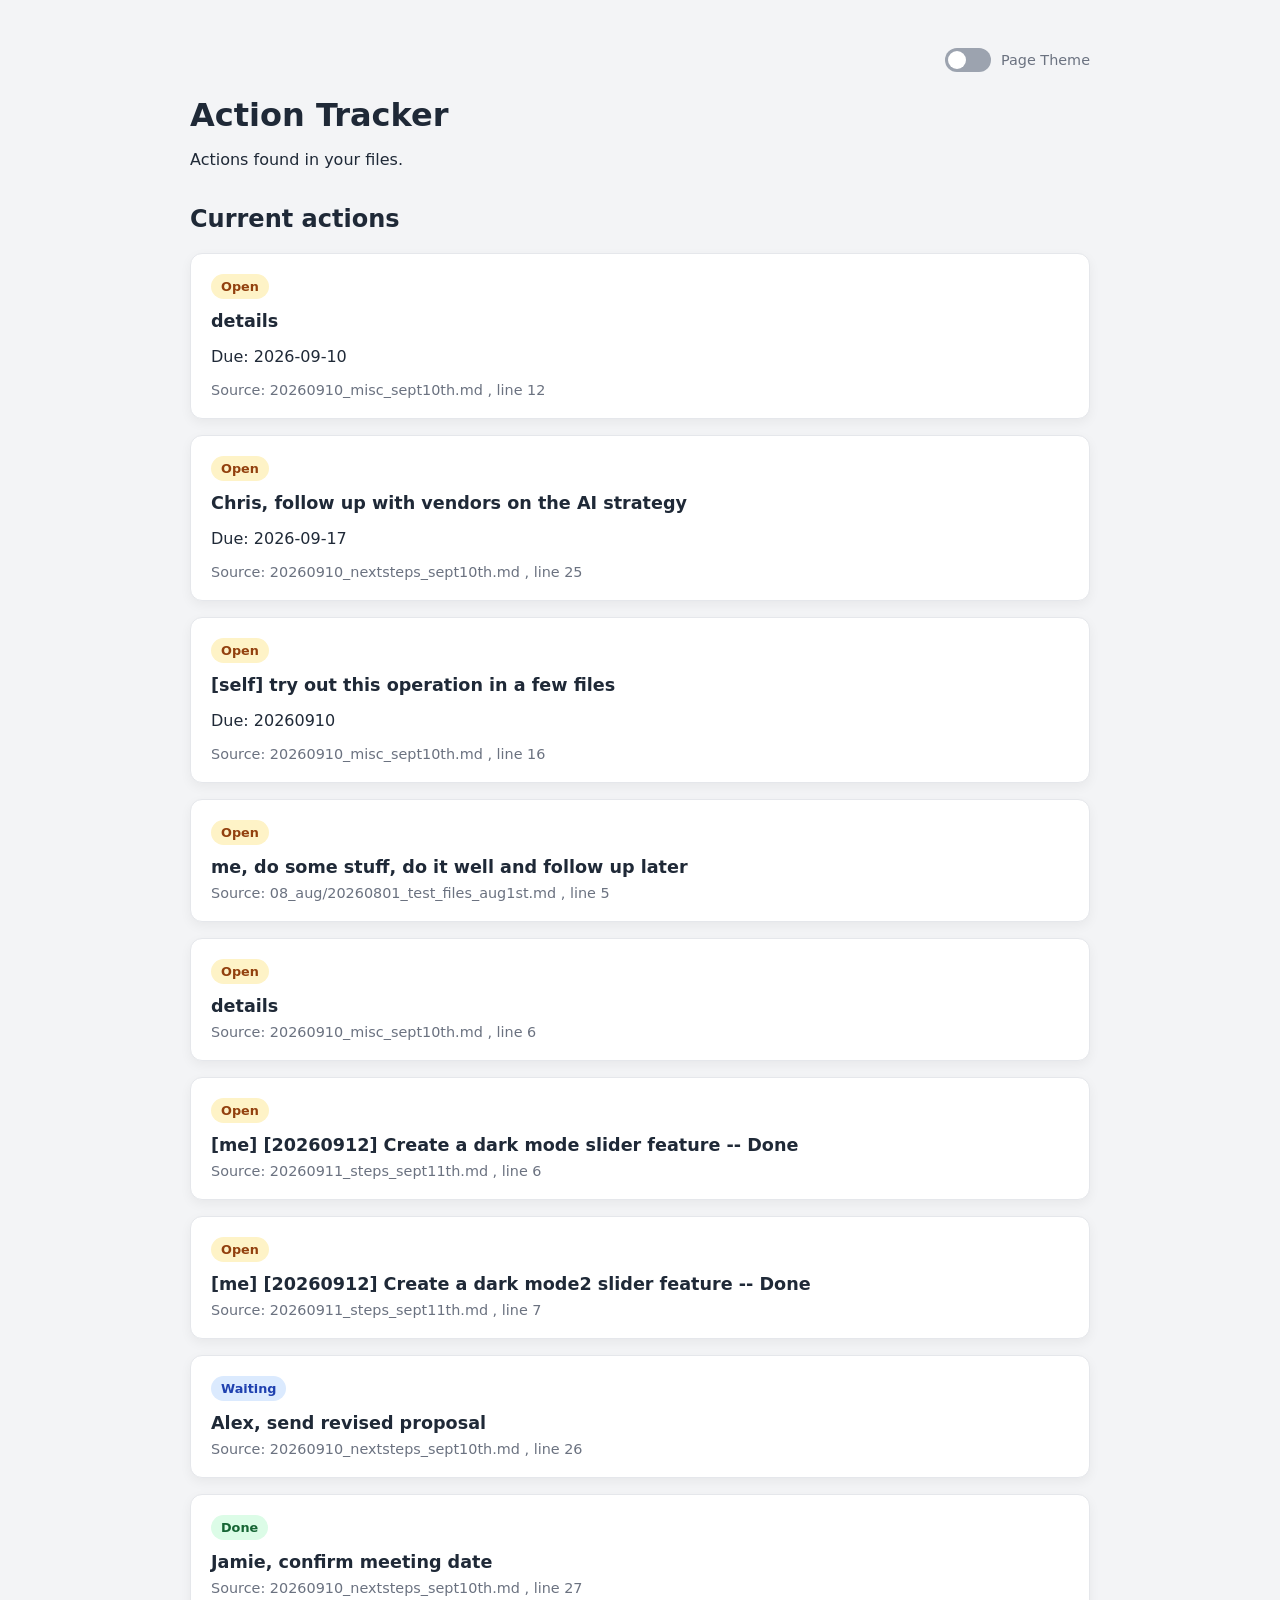
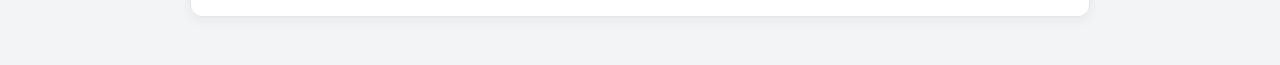
<file: index.html>
<!doctype html>
<html lang="en">
<head>
  <meta charset="UTF-8">
  <meta name="viewport" content="width=device-width, initial-scale=1.0">
  <title>Action Tracker</title>

  <link rel="stylesheet" href="./style/styles.css">
  <link rel="stylesheet" href="./style/darkmode.css" id="dark-mode-stylesheet" disabled>
</head>
<body>
  <main>
    <div class="theme-control">
      <label class="theme-switch">
        <input type="checkbox" id="theme-toggle">
        <span class="slider"></span>
        <span>Page Theme</span>
      </label>
    </div>

    <h1>Action Tracker</h1>
    <p>Actions found in your files.</p>

    <section id="actions-section" aria-labelledby="actions-heading">
      <h2 id="actions-heading">Current actions</h2>

      <div id="actions-container">
        <p>Loading actions...</p>
      </div>
    </section>
  </main>

  <script src="./app/app.js"></script>
</body>
</html>
</file>
<file: style/styles.css>
* {
  box-sizing: border-box;
}

body {
  margin: 0;
  background: #f3f4f6;
  color: #1f2937;
  font-family: system-ui, sans-serif;
  transition: background-color 0.2s, color 0.2s;
}

main {
  width: min(900px, calc(100% - 32px));
  margin: 48px auto;
}

h1 {
  margin-bottom: 8px;
  font-size: 2rem;
}

h2 {
  margin-top: 36px;
}

#actions-container {
  display: grid;
  gap: 16px;
}

.action-card {
  padding: 20px;
  background: white;
  border: 1px solid #e5e7eb;
  border-radius: 12px;
  box-shadow: 0 4px 12px rgb(0 0 0 / 5%);
}

.action-card h3 {
  margin: 12px 0 8px;
  font-size: 1.1rem;
}

.source {
  margin: 0;
  color: #6b7280;
  font-size: 0.9rem;
}

/* Added all of below for dark mode switch  */
.theme-control {
  display: flex;
  justify-content: flex-end;
  margin-bottom: 24px;
}

.theme-switch {
  display: inline-flex;
  align-items: center;
  gap: 10px;
  color: #6b7280;
  font-size: 0.9rem;
  cursor: pointer;
}

.theme-switch input {
  position: absolute;
  opacity: 0;
  pointer-events: none;
}

.slider {
  position: relative;
  width: 46px;
  height: 24px;
  background: #9ca3af;
  border-radius: 999px;
  transition: background-color 0.2s;
}

.slider::after {
  content: "";
  position: absolute;
  top: 3px;
  left: 3px;
  width: 18px;
  height: 18px;
  background: white;
  border-radius: 50%;
  transition: transform 0.2s;
}

.theme-switch input:checked + .slider {
  background: #2563eb;
}

.theme-switch input:checked + .slider::after {
  transform: translateX(22px);
}

.status {
  display: inline-block;
  padding: 5px 10px;
  border-radius: 999px;
  font-size: 0.8rem;
  font-weight: 600;
  text-transform: capitalize;
}

/* Open actions */
.status.open {
  color: #92400e;
  background-color: #fef3c7;
}

/* Actions waiting on someone or something */
.status.waiting {
  color: #1e40af;
  background-color: #dbeafe;
}

/* Blocked actions */
.status.blocked {
  color: #991b1b;
  background-color: #fee2e2;
}

/* Completed actions */
.status.done {
  color: #166534;
  background-color: #dcfce7;
}

/* Cancelled actions */
.status.cancelled {
  color: #374151;
  background-color: #e5e7eb;
}
</file>
<file: style/darkmode.css>
body {
  background: #1e1e21;
  color: #f3f4f6;
}

.action-card {
  background: #1f2937;
  border-color: #374151;
  box-shadow: 0 4px 12px rgb(0 0 0 / 30%);
}

.source {
  color: #9ca3af;
}

.theme-switch {
  color: #9ca3af;
}
</file>
